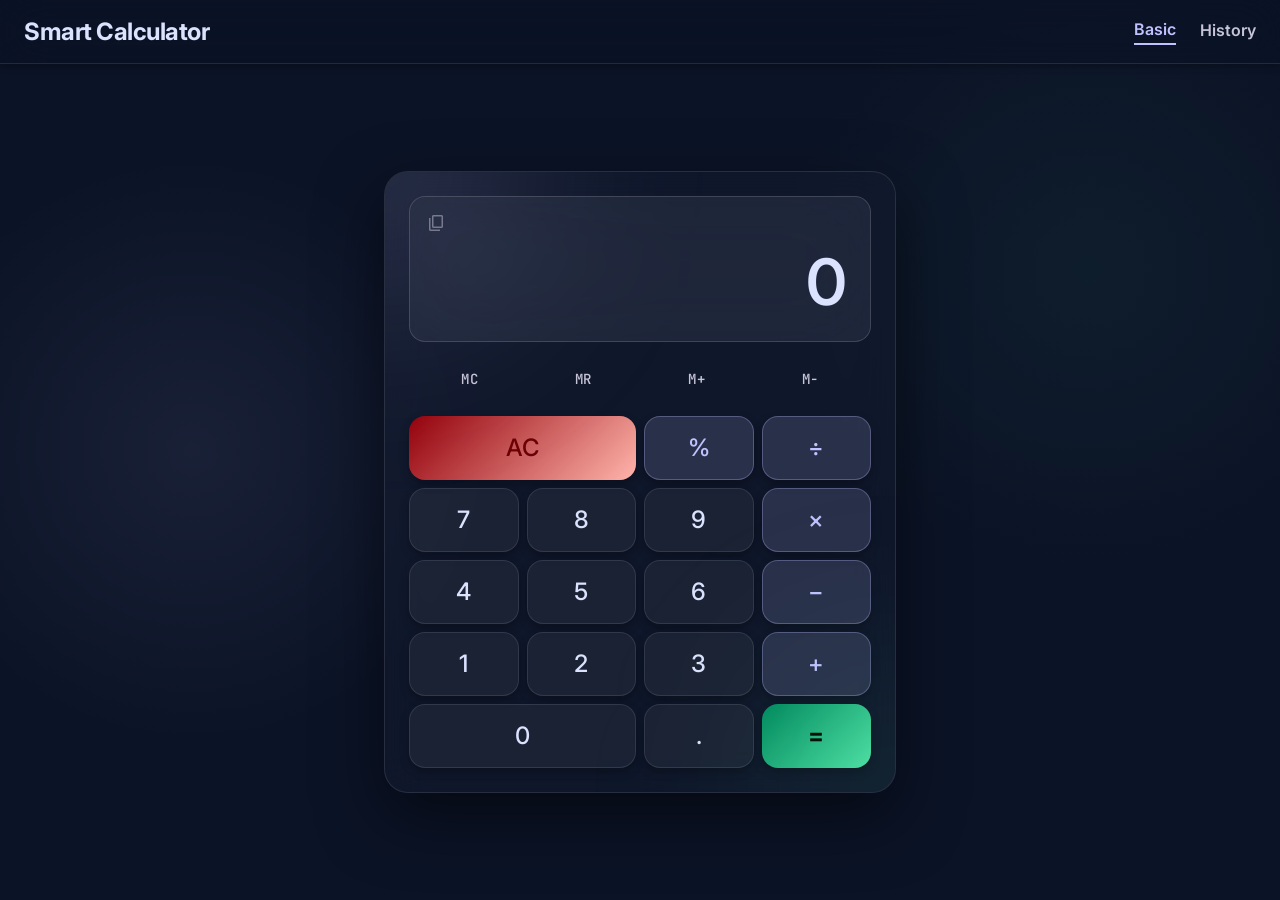
<file: CodeAlpha Calculator/index.html>
<!DOCTYPE html>
<html lang="en">
<head>
    <meta charset="utf-8">
    <meta name="viewport" content="width=device-width, initial-scale=1.0">
    <title>Smart Calculator</title>
    <link rel="stylesheet" href="style.css">
    <link href="https://fonts.googleapis.com/css2?family=Material+Symbols+Outlined:wght,FILL@100..700,0..1&display=swap" rel="stylesheet">
    <link href="https://fonts.googleapis.com/css2?family=Inter:wght@400;500;600&family=JetBrains+Mono:wght@500&display=swap" rel="stylesheet">
</head>
<body>

    <!-- Top Navigation Bar -->
    <nav class="topnav">
        <div class="nav-title">Smart Calculator</div>
        <div class="nav-links">
            <button class="nav-btn active">Basic</button>
            <button class="nav-btn" id="toggle-history-btn">History</button>
        </div>
    </nav>

    <!-- History Side Panel -->
    <aside class="history-panel hidden" id="history-panel">
        <div class="history-header">
            <h2>History</h2>
            <button id="clear-history-btn" class="clear-history-btn">
                <span class="material-symbols-outlined">delete</span> Clear
            </button>
        </div>
        <div class="history-list" id="history-list">
            <!-- History items injected by JS -->
        </div>
    </aside>

    <!-- Main Content -->
    <main class="main-content">
        <div class="calculator-container">

            <!-- Ambient glow decorations -->
            <div class="glow glow-top-left"></div>
            <div class="glow glow-bottom-right"></div>

            <!-- Display Area -->
            <div class="display-area">
                <button class="copy-btn" id="copy-btn" title="Copy result">
                    <span class="material-symbols-outlined">content_copy</span>
                </button>
                <div class="expression-display" id="expression-display"></div>
                <div class="result-display" id="result-display">0</div>
            </div>

            <!-- Memory Row -->
            <div class="memory-row">
                <button class="mem-btn">MC</button>
                <button class="mem-btn">MR</button>
                <button class="mem-btn">M+</button>
                <button class="mem-btn">M-</button>
            </div>

            <!-- Keypad -->
            <div class="keypad" id="keypad">
                <!-- Row 1 -->
                <button class="btn btn-clear col-span-2" data-action="clear">AC</button>
                <button class="btn btn-operator" data-operator="%">%</button>
                <button class="btn btn-operator" data-operator="/">÷</button>
                <!-- Row 2 -->
                <button class="btn btn-number" data-number="7">7</button>
                <button class="btn btn-number" data-number="8">8</button>
                <button class="btn btn-number" data-number="9">9</button>
                <button class="btn btn-operator" data-operator="*">×</button>
                <!-- Row 3 -->
                <button class="btn btn-number" data-number="4">4</button>
                <button class="btn btn-number" data-number="5">5</button>
                <button class="btn btn-number" data-number="6">6</button>
                <button class="btn btn-operator" data-operator="-">−</button>
                <!-- Row 4 -->
                <button class="btn btn-number" data-number="1">1</button>
                <button class="btn btn-number" data-number="2">2</button>
                <button class="btn btn-number" data-number="3">3</button>
                <button class="btn btn-operator" data-operator="+">+</button>
                <!-- Row 5 -->
                <button class="btn btn-number col-span-2" data-number="0">0</button>
                <button class="btn btn-number" data-number=".">.</button>
                <button class="btn btn-action" data-action="calculate">=</button>
            </div>

        </div>
    </main>
    <script src="script.js"></script>
</body>
</html>
</file>
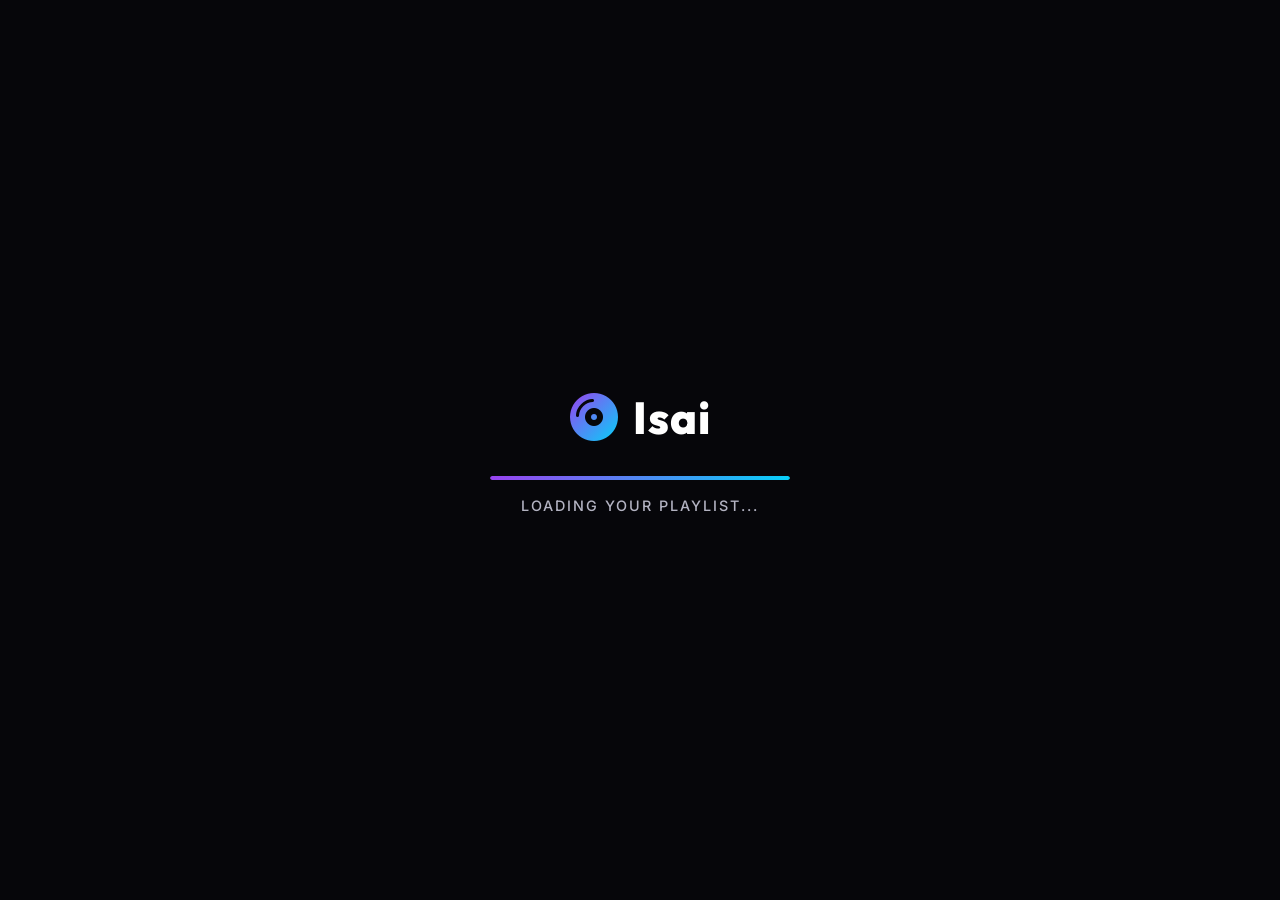
<file: codeAlpha Music player/index.html>
<!DOCTYPE html>
<html lang="en">
<head>
    <meta charset="UTF-8">
    <meta name="viewport" content="width=device-width, initial-scale=1.0">
    <meta name="description" content="Isai - A premium, modern, and interactive Tamil Music Player featuring popular hits from Sai Abhyankkar, Anirudh, Ilaiyaraaja, A.R. Rahman, and Yuvan. Built with glassmorphism and smooth animations.">
    <title>Isai - Premium Tamil Music Player</title>
    
    <!-- Google Fonts -->
    <link rel="preconnect" href="https://fonts.googleapis.com">
    <link rel="preconnect" href="https://fonts.gstatic.com" crossorigin>
    <link href="https://fonts.googleapis.com/css2?family=Inter:wght@300;400;500;600;700&family=Outfit:wght@300;400;500;600;700;800&display=swap" rel="stylesheet">
    
    <!-- FontAwesome Icons for controls -->
    <link rel="stylesheet" href="https://cdnjs.cloudflare.com/ajax/libs/font-awesome/6.4.0/css/all.min.css" integrity="sha512-iecdLmaskl7CVkqkXNQ/ZH/XLlvWZOJyj7Yy7tcenmpD1ypASozpmT/E0iPtmFIB46ZmdtAc9eNBvH0H/ZpiBw==" crossorigin="anonymous" referrerpolicy="no-referrer" />
    
    <!-- Custom CSS Link -->
    <link rel="stylesheet" href="style.css">
</head>
<body>

    <!-- Startup Loading Animation Screen -->
    <div id="loading-screen" class="loading-screen">
        <div class="loader-content">
            <div class="loader-logo">
                <i class="fa-solid fa-compact-disc spin-slow"></i>
                <span>Isai</span>
            </div>
            <div class="loader-bar-container">
                <div class="loader-bar"></div>
            </div>
            <p class="loader-text">Loading Your Playlist...</p>
        </div>
    </div>

    <!-- Main Application Container -->
    <div class="app-container">
        
        <!-- Sidebar Navigation (Desktop only, responsive collapse on mobile) -->
        <aside class="sidebar" aria-label="Main Navigation">
            <div class="sidebar-logo">
                <i class="fa-solid fa-compact-disc"></i>
                <h1>Isai</h1>
            </div>
            
            <nav class="sidebar-menu">
                <ul>
                    <li class="active"><a href="#" id="nav-home"><i class="fa-solid fa-house"></i> <span>Home</span></a></li>
                    <li><a href="#" id="nav-library"><i class="fa-solid fa-music"></i> <span>My Library</span></a></li>
                    <li><a href="#" id="nav-favorites"><i class="fa-solid fa-heart"></i> <span>Favorites</span></a></li>
                </ul>
            </nav>
            
            <hr class="sidebar-divider">
            
            <div class="sidebar-shortcuts">
                <h3>Keyboard Shortcuts</h3>
                <ul>
                    <li><kbd>Space</kbd> <span>Play / Pause</span></li>
                    <li><kbd><i class="fa-solid fa-arrow-left"></i></kbd> <span>Previous Song</span></li>
                    <li><kbd><i class="fa-solid fa-arrow-right"></i></kbd> <span>Next Song</span></li>
                </ul>
            </div>
            
            <div class="sidebar-footer">
                <p>Created by Antigravity</p>
            </div>
        </aside>
        
        <!-- Main Panel Content -->
        <main class="main-content">
            
            <!-- App Header -->
            <header class="main-header">
                <!-- Search bar -->
                <div class="search-container">
                    <i class="fa-solid fa-magnifying-glass search-icon"></i>
                    <input type="text" id="search-input" placeholder="Search songs, artists, albums..." aria-label="Search songs">
                    <button id="clear-search-btn" class="clear-search-btn" aria-label="Clear search" style="display: none;">
                        <i class="fa-solid fa-xmark"></i>
                    </button>
                </div>
                
                <!-- Profile / Theme indicator -->
                <div class="header-right">
                    <div class="shortcut-tip-btn" id="shortcut-tip-btn" title="View Keyboard Shortcuts">
                        <i class="fa-solid fa-keyboard"></i>
                    </div>
                    <div class="profile-avatar">
                        <img src="images/aasa-kooda.jpg" alt="User Avatar" id="profile-pic">
                        <span>Tamil Music Fan</span>
                    </div>
                </div>
            </header>

            <!-- Decorative Ambient Hero Banner -->
            <section class="hero-banner" aria-label="Featured Artist">
                <div class="hero-bg-blur" id="hero-bg-blur"></div>
                <div class="hero-content">
                    <span class="hero-tag">Now Streaming</span>
                    <h2 id="hero-title">Aasa Kooda</h2>
                    <p id="hero-subtitle">Sai Abhyankkar • Think Indie</p>
                    <button class="btn btn-primary" id="hero-play-btn"><i class="fa-solid fa-play"></i> Play Now</button>
                </div>
            </section>
            
            <!-- Music Player Core Grid -->
            <div class="player-grid">
                
                <!-- Left: Now Playing Detailed Widget -->
                <section class="now-playing-panel card glass" aria-label="Now Playing Audio Details">
                    <div class="panel-glow" id="panel-glow"></div>
                    
                    <!-- Cover Art Container -->
                    <div class="cover-container">
                        <div class="cover-wrapper" id="cover-wrapper">
                            <img src="images/aasa-kooda.jpg" alt="Song Cover Art" id="player-cover">
                        </div>
                        <!-- Decorative vinyl center to resemble rotation -->
                        <div class="vinyl-center" id="vinyl-center"></div>
                    </div>
                    
                    <!-- Song Meta -->
                    <div class="song-meta-container">
                        <div class="song-details">
                            <h3 id="player-title" class="marquee-text">Aasa Kooda</h3>
                            <p id="player-artist">Sai Abhyankkar</p>
                            <p id="player-album" class="album-name">Think Indie</p>
                        </div>
                        <button class="favorite-btn" id="favorite-btn" aria-label="Add to Favorites">
                            <i class="fa-regular fa-heart"></i>
                        </button>
                    </div>

                    <!-- Audio Visualizer Bouncing Bars -->
                    <div class="visualizer-container" id="visualizer-container">
                        <div class="visualizer-bar" style="--bar-index: 1;"></div>
                        <div class="visualizer-bar" style="--bar-index: 2;"></div>
                        <div class="visualizer-bar" style="--bar-index: 3;"></div>
                        <div class="visualizer-bar" style="--bar-index: 4;"></div>
                        <div class="visualizer-bar" style="--bar-index: 5;"></div>
                        <div class="visualizer-bar" style="--bar-index: 6;"></div>
                        <div class="visualizer-bar" style="--bar-index: 7;"></div>
                        <div class="visualizer-bar" style="--bar-index: 8;"></div>
                        <div class="visualizer-bar" style="--bar-index: 9;"></div>
                        <div class="visualizer-bar" style="--bar-index: 10;"></div>
                        <div class="visualizer-bar" style="--bar-index: 11;"></div>
                        <div class="visualizer-bar" style="--bar-index: 12;"></div>
                        <div class="visualizer-bar" style="--bar-index: 13;"></div>
                        <div class="visualizer-bar" style="--bar-index: 14;"></div>
                        <div class="visualizer-bar" style="--bar-index: 15;"></div>
                    </div>

                    <!-- Timeline Progress Slider -->
                    <div class="progress-container">
                        <div class="time-label" id="current-time">0:00</div>
                        <div class="progress-bar-wrapper">
                            <input type="range" id="progress-slider" min="0" max="100" value="0" class="slider" aria-label="Song progress slider">
                            <div class="progress-fill" id="progress-fill"></div>
                        </div>
                        <div class="time-label" id="total-duration">0:00</div>
                    </div>
                    
                    <!-- Player Audio Controls Panel -->
                    <div class="player-controls">
                        <!-- Shuffle Button -->
                        <button class="control-btn" id="shuffle-btn" title="Shuffle Playlist" aria-label="Shuffle playlist">
                            <i class="fa-solid fa-shuffle"></i>
                        </button>
                        
                        <!-- Previous Button -->
                        <button class="control-btn prev-btn" id="prev-btn" title="Previous Song" aria-label="Previous song">
                            <i class="fa-solid fa-backward-step"></i>
                        </button>
                        
                        <!-- Play/Pause Big Center Button -->
                        <button class="control-btn play-pause-btn" id="play-btn" title="Play" aria-label="Play song">
                            <i class="fa-solid fa-play play-icon"></i>
                        </button>
                        
                        <!-- Next Button -->
                        <button class="control-btn next-btn" id="next-btn" title="Next Song" aria-label="Next song">
                            <i class="fa-solid fa-forward-step"></i>
                        </button>
                        
                        <!-- Repeat Button -->
                        <button class="control-btn" id="repeat-btn" title="Repeat (Off)" aria-label="Repeat mode">
                            <i class="fa-solid fa-repeat"></i>
                            <span class="repeat-badge" id="repeat-badge">1</span>
                        </button>
                    </div>

                    <!-- Volume Control Strip -->
                    <div class="volume-panel">
                        <button class="volume-mute-btn" id="volume-btn" aria-label="Mute/Unmute volume">
                            <i class="fa-solid fa-volume-high"></i>
                        </button>
                        <div class="volume-slider-wrapper">
                            <input type="range" id="volume-slider" min="0" max="100" value="80" class="slider" aria-label="Volume slider">
                            <div class="volume-fill" id="volume-fill"></div>
                        </div>
                        <span class="volume-percentage" id="volume-percentage">80%</span>
                    </div>

                    <!-- Ambient playing status banner -->
                    <div class="status-indicator">
                        <span class="pulse-indicator"></span>
                        <span id="playing-status-text">Ready to Play</span>
                    </div>
                </section>
                
                <!-- Right: Playlist View -->
                <section class="playlist-panel card glass" aria-label="Song Playlist">
                    <div class="playlist-header">
                        <h2>Tamil Hits Playlist</h2>
                        <span id="playlist-count" class="badge">5 Songs</span>
                    </div>
                    
                    <!-- Search Results No Found message -->
                    <div class="no-songs-found" id="no-songs-found" style="display: none;">
                        <i class="fa-solid fa-music-slash"></i>
                        <p>No songs match your search query.</p>
                    </div>

                    <!-- Playlist Tracks list -->
                    <div class="playlist-tracks" id="playlist-tracks" role="list">
                        <!-- Dynamic track cards are injected here by JS, structure below is for fallback/accessibility -->
                        <div class="fallback-playlist-content" style="display: none;">
                            <div class="track-card active" role="listitem">
                                <span class="track-index">1</span>
                                <img src="images/aasa-kooda.jpg" alt="Aasa Kooda Cover" class="track-thumb">
                                <div class="track-info">
                                    <h4>Aasa Kooda</h4>
                                    <p>Sai Abhyankkar</p>
                                </div>
                                <span class="track-duration">0:30</span>
                            </div>
                        </div>
                    </div>
                </section>
                
            </div>
        </main>
        
    </div>

    <!-- HTML Audio Element -->
    <audio id="audio-player" preload="auto"></audio>

    <!-- JS Scripts -->
    <script src="script.js"></script>
</body>
</html>
</file>
<file: CodeAlpha Calculator/style.css>
/* =============================
   CSS CUSTOM PROPERTIES (TOKENS)
   ============================= */
:root {
    /* Colors */
    --color-primary:                #c0c1ff;
    --color-primary-container:      #8083ff;
    --color-primary-fixed:          #e1e0ff;
    --color-primary-fixed-dim:      #c0c1ff;

    --color-secondary:              #ddb7ff;
    --color-secondary-container:    #6f00be;
    --color-secondary-fixed:        #f0dbff;

    --color-tertiary:               #4edea3;
    --color-tertiary-container:     #00885d;
    --color-tertiary-fixed:         #6ffbbe;

    --color-error:                  #ffb4ab;
    --color-error-container:        #93000a;

    --color-background:             #0b1326;
    --color-surface:                #0b1326;
    --color-surface-dim:            #0b1326;
    --color-surface-bright:         #31394d;
    --color-surface-variant:        #2d3449;
    --color-surface-container-lowest: #060e20;
    --color-surface-container-low:  #131b2e;
    --color-surface-container:      #171f33;
    --color-surface-container-high: #222a3d;
    --color-surface-container-highest: #2d3449;

    --color-on-surface:             #dae2fd;
    --color-on-surface-variant:     #c7c4d7;
    --color-on-primary:             #1000a9;
    --color-on-tertiary:            #003824;
    --color-on-tertiary-container:  #000703;
    --color-on-error:               #690005;

    --color-outline:                #908fa0;
    --color-outline-variant:        #464554;
    --color-inverse-primary:        #494bd6;
    --color-inverse-surface:        #dae2fd;

    /* Spacing */
    --space-unit:       4px;
    --space-btn-gap:    8px;
    --space-grid-gutter: 12px;
    --space-container:  24px;

    /* Border Radius */
    --radius-sm:    4px;
    --radius-md:    8px;
    --radius-lg:    12px;
    --radius-xl:    16px;
    --radius-2xl:   24px;
    --radius-full:  9999px;

    /* Typography */
    --font-sans:  'Inter', sans-serif;
    --font-mono:  'JetBrains Mono', monospace;

    --text-display-lg:       64px;
    --text-display-lg-mobile: 40px;
    --text-headline-md:      24px;
    --text-body-base:        16px;
    --text-label-mono:       14px;
}

/* =============================
   RESET & BASE
   ============================= */
*, *::before, *::after {
    box-sizing: border-box;
    margin: 0;
    padding: 0;
}

html {
    scroll-behavior: smooth;
}

body {
    font-family: var(--font-sans);
    font-size: var(--text-body-base);
    font-weight: 400;
    line-height: 1.5;
    background-color: var(--color-background);
    color: var(--color-on-surface);
    min-height: 100vh;
    display: flex;
    flex-direction: column;
    overflow-x: hidden;
    /* Mesh gradient background */
    background-image:
        radial-gradient(circle at 15% 50%, rgba(192, 193, 255, 0.08), transparent 25%),
        radial-gradient(circle at 85% 30%, rgba(78, 222, 163, 0.05), transparent 25%);
}

::selection {
    background: rgba(192, 193, 255, 0.3);
}

a {
    text-decoration: none;
    color: inherit;
}

button {
    cursor: pointer;
    font-family: inherit;
    border: none;
    background: none;
    color: inherit;
}

/* =============================
   TOP NAVIGATION BAR
   ============================= */
.topnav {
    position: fixed;
    top: 0;
    left: 0;
    right: 0;
    z-index: 50;
    height: 64px;
    display: flex;
    justify-content: space-between;
    align-items: center;
    padding: 0 var(--space-container);
    background: rgba(11, 19, 38, 0.3);
    backdrop-filter: blur(24px);
    -webkit-backdrop-filter: blur(24px);
    border-bottom: 1px solid rgba(255, 255, 255, 0.1);
    box-shadow: 0 2px 8px rgba(0, 0, 0, 0.3);
    transition: background 0.3s ease;
}

.nav-title {
    font-family: var(--font-sans);
    font-size: var(--text-headline-md);
    font-weight: 700;
    letter-spacing: -0.02em;
    color: var(--color-on-surface);
}

.nav-links {
    display: none;
    gap: 24px;
    align-items: center;
}

@media (min-width: 768px) {
    .nav-links {
        display: flex;
    }
}

.nav-btn {
    font-family: var(--font-sans);
    font-size: var(--text-body-base);
    font-weight: 600;
    color: var(--color-on-surface-variant);
    transition: color 0.2s ease, transform 0.1s ease;
    background: none;
    border: none;
    padding-bottom: 4px;
}

.nav-btn:hover {
    color: var(--color-primary-container);
}

.nav-btn:active {
    transform: scale(0.95);
}

.nav-btn.active {
    color: var(--color-primary);
    border-bottom: 2px solid var(--color-primary);
}

/* =============================
   HISTORY SIDE PANEL
   ============================= */
.history-panel {
    position: fixed;
    top: 0;
    right: 0;
    height: 100vh;
    width: 256px;
    z-index: 40;
    padding-top: 96px; /* below navbar */
    padding-left: var(--space-container);
    padding-right: var(--space-container);
    padding-bottom: var(--space-container);
    display: flex;
    flex-direction: column;
    gap: var(--space-grid-gutter);
    background: rgba(19, 27, 46, 0.2);
    backdrop-filter: blur(40px);
    -webkit-backdrop-filter: blur(40px);
    border-left: 1px solid rgba(255, 255, 255, 0.05);
    box-shadow: -4px 0 24px rgba(0, 0, 0, 0.4);
    font-family: var(--font-mono);
    font-size: var(--text-label-mono);
    color: var(--color-tertiary);
}

@media (min-width: 768px) {
    .history-panel {
        width: 320px;
    }
}

.history-panel.hidden {
    display: none;
}

.history-header {
    display: flex;
    justify-content: space-between;
    align-items: center;
    width: 100%;
    margin-bottom: 8px;
}

.history-header h2 {
    font-family: var(--font-sans);
    font-size: var(--text-headline-md);
    font-weight: 700;
    color: var(--color-on-surface);
}

.clear-history-btn {
    display: flex;
    align-items: center;
    gap: 4px;
    font-family: var(--font-sans);
    font-size: var(--text-body-base);
    color: var(--color-error);
    transition: color 0.2s ease;
}

.clear-history-btn:hover {
    color: var(--color-error-container);
}

.clear-history-btn .material-symbols-outlined {
    font-size: 16px;
}

.history-list {
    display: flex;
    flex-direction: column;
    gap: 8px;
    overflow-y: auto;
    width: 100%;
    padding-bottom: 40px;
}

.history-item {
    display: flex;
    flex-direction: column;
    align-items: flex-end;
    text-align: right;
    cursor: pointer;
    padding: 12px;
    border-radius: var(--radius-xl);
    transition: background 0.2s ease;
}

.history-item:hover {
    background: rgba(255, 255, 255, 0.05);
}

.history-item .history-expr {
    font-family: var(--font-mono);
    font-size: 13px;
    color: rgba(199, 196, 215, 0.7);
    letter-spacing: 0.05em;
    margin-bottom: 4px;
}

.history-item .history-result {
    font-family: var(--font-sans);
    font-size: var(--text-headline-md);
    font-weight: 500;
    color: var(--color-on-surface);
    transition: color 0.2s ease;
}

.history-item:hover .history-result {
    color: var(--color-primary);
}

.history-empty {
    font-family: var(--font-sans);
    font-size: var(--text-body-base);
    color: rgba(199, 196, 215, 0.5);
    text-align: center;
    margin-top: 16px;
}

/* =============================
   MAIN CONTENT
   ============================= */
.main-content {
    flex: 1;
    display: flex;
    align-items: center;
    justify-content: center;
    padding: var(--space-container);
    padding-top: calc(64px + var(--space-container));
    position: relative;
    z-index: 10;
    width: 100%;
}

/* =============================
   CALCULATOR CONTAINER
   ============================= */
.calculator-container {
    position: relative;
    overflow: hidden;
    display: flex;
    flex-direction: column;
    gap: 24px;
    width: 100%;
    max-width: 400px;
    padding: 24px;
    border-radius: var(--radius-2xl);
    background: rgba(23, 31, 51, 0.4);
    backdrop-filter: blur(20px);
    -webkit-backdrop-filter: blur(20px);
    border: 1px solid rgba(255, 255, 255, 0.1);
    box-shadow: 0 24px 64px rgba(0, 0, 0, 0.5);
}

@media (min-width: 768px) {
    .calculator-container {
        max-width: 448px;
    }
}

@media (min-width: 1024px) {
    .calculator-container {
        max-width: 512px;
    }
}

/* Ambient glows */
.glow {
    position: absolute;
    width: 256px;
    height: 256px;
    border-radius: var(--radius-full);
    pointer-events: none;
    filter: blur(100px);
}

.glow-top-left {
    top: -128px;
    left: -128px;
    background: rgba(192, 193, 255, 0.2);
}

.glow-bottom-right {
    bottom: -128px;
    right: -128px;
    background: rgba(78, 222, 163, 0.1);
}

/* =============================
   DISPLAY AREA
   ============================= */
.display-area {
    position: relative;
    min-height: 140px;
    display: flex;
    flex-direction: column;
    align-items: flex-end;
    justify-content: space-between;
    padding: 24px;
    border-radius: var(--radius-xl);
    background: rgba(45, 52, 73, 0.5);
    backdrop-filter: blur(40px);
    -webkit-backdrop-filter: blur(40px);
    border: 1px solid rgba(255, 255, 255, 0.15);
}

.copy-btn {
    position: absolute;
    top: 16px;
    left: 16px;
    color: rgba(199, 196, 215, 0.5);
    transition: color 0.2s ease;
    background: none;
    border: none;
    padding: 0;
    line-height: 1;
}

.copy-btn:hover {
    color: var(--color-primary);
}

.copy-btn .material-symbols-outlined {
    font-size: 20px;
}

.expression-display {
    font-family: var(--font-mono);
    font-size: var(--text-label-mono);
    font-weight: 500;
    letter-spacing: 0.05em;
    color: rgba(199, 196, 215, 0.7);
    width: 100%;
    text-align: right;
    overflow: hidden;
    text-overflow: ellipsis;
    white-space: nowrap;
    min-height: 18px;
}

.result-display {
    font-family: var(--font-sans);
    font-size: var(--text-display-lg-mobile);
    font-weight: 600;
    line-height: 1.2;
    letter-spacing: -0.02em;
    color: var(--color-on-surface);
    width: 100%;
    text-align: right;
    overflow: hidden;
    text-overflow: ellipsis;
    white-space: nowrap;
    margin-top: 8px;
}

@media (min-width: 768px) {
    .result-display {
        font-size: var(--text-display-lg);
        line-height: 1.1;
    }
}

/* =============================
   MEMORY ROW
   ============================= */
.memory-row {
    display: grid;
    grid-template-columns: repeat(4, 1fr);
    gap: var(--space-btn-gap);
    width: 100%;
    padding: 0 8px;
}

.mem-btn {
    font-family: var(--font-mono);
    font-size: var(--text-label-mono);
    font-weight: 500;
    letter-spacing: 0.05em;
    color: var(--color-on-surface-variant);
    padding: 4px 0;
    transition: color 0.2s ease;
    text-align: center;
}

.mem-btn:hover {
    color: var(--color-primary);
}

/* =============================
   KEYPAD
   ============================= */
.keypad {
    display: grid;
    grid-template-columns: repeat(4, 1fr);
    gap: var(--space-btn-gap);
    width: 100%;
}

/* =============================
   BUTTONS (BASE)
   ============================= */
.btn {
    height: 64px;
    display: flex;
    align-items: center;
    justify-content: center;
    font-family: var(--font-sans);
    font-size: var(--text-headline-md);
    font-weight: 500;
    line-height: 1.4;
    border-radius: var(--radius-xl);
    transition: all 0.2s cubic-bezier(0.4, 0, 0.2, 1);
    user-select: none;
    -webkit-user-select: none;
}

.col-span-2 {
    grid-column: span 2;
}

/* Number buttons */
.btn-number {
    background: rgba(255, 255, 255, 0.05);
    border: 1px solid rgba(255, 255, 255, 0.1);
    box-shadow: 0 4px 10px rgba(0, 0, 0, 0.3);
    color: var(--color-on-surface);
}

.btn-number:hover {
    background: rgba(255, 255, 255, 0.1);
    box-shadow: 0 6px 15px rgba(0, 0, 0, 0.4), inset 0 0 10px rgba(255, 255, 255, 0.05);
}

.btn-number:active {
    transform: scale(0.95);
    box-shadow: 0 2px 5px rgba(0, 0, 0, 0.2);
    background: rgba(255, 255, 255, 0.02);
}

/* Operator buttons */
.btn-operator {
    background: rgba(192, 193, 255, 0.15);
    border: 1px solid rgba(192, 193, 255, 0.3);
    box-shadow: 0 4px 10px rgba(0, 0, 0, 0.3);
    color: var(--color-primary);
}

.btn-operator:hover {
    background: rgba(192, 193, 255, 0.25);
    box-shadow: 0 6px 15px rgba(0, 0, 0, 0.4), inset 0 0 10px rgba(255, 255, 255, 0.05);
}

.btn-operator:active {
    transform: scale(0.95);
    box-shadow: 0 2px 5px rgba(0, 0, 0, 0.2);
}

/* Action (=) button */
.btn-action {
    background: linear-gradient(135deg, #00885d, #4edea3);
    border: none;
    box-shadow: 0 4px 10px rgba(0, 0, 0, 0.3);
    color: var(--color-on-tertiary-container);
    font-weight: 700;
}

.btn-action:hover {
    box-shadow: 0 0 20px rgba(78, 222, 163, 0.4);
}

.btn-action:active {
    transform: scale(0.95);
    box-shadow: 0 2px 5px rgba(0, 0, 0, 0.2);
}

/* Clear (AC) button */
.btn-clear {
    background: linear-gradient(135deg, #93000a, #ffb4ab);
    border: none;
    box-shadow: 0 4px 10px rgba(0, 0, 0, 0.3);
    color: var(--color-on-error);
}

.btn-clear:hover {
    box-shadow: 0 0 20px rgba(255, 180, 171, 0.3);
}

.btn-clear:active {
    transform: scale(0.95);
    box-shadow: 0 2px 5px rgba(0, 0, 0, 0.2);
}

/* Keyboard press flash */
.btn.pressed {
    transform: scale(0.95);
    background: rgba(255, 255, 255, 0.1) !important;
}

/* =============================
   FOOTER
   ============================= */
.footer {
    width: 100%;
    max-width: 1280px;
    margin: 0 auto;
    padding: 32px var(--space-container);
    display: flex;
    flex-direction: column;
    gap: 16px;
    align-items: center;
    justify-content: space-between;
    font-family: var(--font-mono);
    font-size: var(--text-label-mono);
    letter-spacing: 0.05em;
    color: var(--color-on-surface-variant);
    position: relative;
    z-index: 10;
}

@media (min-width: 768px) {
    .footer {
        flex-direction: row;
        gap: 0;
    }
}

.footer-copy {
    font-weight: 700;
    color: var(--color-on-surface);
    opacity: 0.8;
    transition: opacity 0.2s ease;
}

.footer-copy:hover {
    opacity: 1;
}

.footer-links {
    display: flex;
    gap: 24px;
}

.footer-links a {
    color: rgba(199, 196, 215, 0.5);
    opacity: 0.8;
    transition: color 0.2s ease, opacity 0.2s ease;
}

.footer-links a:hover {
    color: var(--color-primary);
    opacity: 1;
}
</file>
<file: codeAlpha Music player/style.css>
/* ----------------------------------------------------
   DESIGN SYSTEM & VARIABLES
---------------------------------------------------- */
:root {
    /* Color Palette */
    --bg-primary: #0a0a0f;
    --bg-secondary: #12121e;
    --bg-sidebar: #07070b;
    --accent-purple: hsl(270, 85%, 60%);
    --accent-cyan: hsl(190, 95%, 50%);
    --accent-gradient: linear-gradient(135deg, var(--accent-purple), var(--accent-cyan));
    
    --text-primary: #ffffff;
    --text-secondary: #b3b3c2;
    --text-muted: #6e6e80;
    
    --glass-bg: rgba(22, 21, 38, 0.45);
    --glass-border: rgba(255, 255, 255, 0.08);
    --glass-highlight: rgba(255, 255, 255, 0.03);
    --glass-shadow: rgba(0, 0, 0, 0.4);
    
    --neon-purple-glow: 0 0 20px rgba(168, 85, 247, 0.4);
    --neon-cyan-glow: 0 0 20px rgba(6, 182, 212, 0.4);
    
    /* Transitions */
    --transition-fast: 0.2s cubic-bezier(0.4, 0, 0.2, 1);
    --transition-normal: 0.3s cubic-bezier(0.4, 0, 0.2, 1);
    --transition-slow: 0.6s cubic-bezier(0.4, 0, 0.2, 1);
    
    /* Layout */
    --sidebar-width: 280px;
    --header-height: 80px;
}

/* ----------------------------------------------------
   RESET & BASE STYLES
---------------------------------------------------- */
* {
    margin: 0;
    padding: 0;
    box-sizing: border-box;
    outline: none;
    -webkit-tap-highlight-color: transparent;
}

body {
    font-family: 'Inter', sans-serif;
    background-color: var(--bg-primary);
    background-image: 
        radial-gradient(circle at 10% 20%, rgba(67, 30, 99, 0.25) 0%, transparent 40%),
        radial-gradient(circle at 90% 80%, rgba(18, 77, 95, 0.2) 0%, transparent 45%),
        radial-gradient(circle at 50% 50%, #040306 0%, #0a0a0f 100%);
    background-attachment: fixed;
    color: var(--text-primary);
    min-height: 100vh;
    overflow-x: hidden;
    line-height: 1.5;
}

h1, h2, h3, h4, h5, h6 {
    font-family: 'Outfit', sans-serif;
    font-weight: 600;
    letter-spacing: -0.02em;
}

/* Scrollbar Customization */
::-webkit-scrollbar {
    width: 6px;
    height: 6px;
}
::-webkit-scrollbar-track {
    background: rgba(0, 0, 0, 0.2);
}
::-webkit-scrollbar-thumb {
    background: rgba(255, 255, 255, 0.15);
    border-radius: 4px;
}
::-webkit-scrollbar-thumb:hover {
    background: var(--accent-cyan);
    box-shadow: var(--neon-cyan-glow);
}

/* ----------------------------------------------------
   STARTUP SPLASH LOADER
---------------------------------------------------- */
.loading-screen {
    position: fixed;
    top: 0;
    left: 0;
    width: 100%;
    height: 100%;
    background: #06060a;
    display: flex;
    justify-content: center;
    align-items: center;
    z-index: 9999;
    opacity: 1;
    transition: opacity var(--transition-slow);
}

.loading-screen.fade-out {
    opacity: 0;
    pointer-events: none;
}

.loader-content {
    text-align: center;
    max-width: 300px;
    width: 90%;
}

.loader-logo {
    display: flex;
    align-items: center;
    justify-content: center;
    gap: 15px;
    margin-bottom: 25px;
}

.loader-logo i {
    font-size: 3rem;
    background: var(--accent-gradient);
    -webkit-background-clip: text;
    -webkit-text-fill-color: transparent;
}

.loader-logo span {
    font-family: 'Outfit', sans-serif;
    font-size: 2.8rem;
    font-weight: 800;
    letter-spacing: 1px;
}

.loader-bar-container {
    width: 100%;
    height: 4px;
    background: rgba(255, 255, 255, 0.05);
    border-radius: 2px;
    overflow: hidden;
    margin-bottom: 15px;
}

.loader-bar {
    width: 0%;
    height: 100%;
    background: var(--accent-gradient);
    border-radius: 2px;
    box-shadow: var(--neon-purple-glow);
    animation: load-progress 1.8s ease-in-out forwards;
}

.loader-text {
    font-size: 0.9rem;
    color: var(--text-secondary);
    letter-spacing: 2px;
    text-transform: uppercase;
    font-weight: 500;
}

@keyframes load-progress {
    0% { width: 0%; }
    50% { width: 70%; }
    100% { width: 100%; }
}

.spin-slow {
    animation: rotate 4s linear infinite;
}

/* ----------------------------------------------------
   MAIN APP LAYOUT
---------------------------------------------------- */
.app-container {
    display: flex;
    min-height: 100vh;
}

/* Glassmorphism Card Base */
.card.glass {
    background: var(--glass-bg);
    backdrop-filter: blur(16px) saturate(120%);
    -webkit-backdrop-filter: blur(16px) saturate(120%);
    border: 1px solid var(--glass-border);
    border-radius: 20px;
    box-shadow: 0 8px 32px 0 var(--glass-shadow);
    overflow: hidden;
    transition: transform var(--transition-normal), border-color var(--transition-normal);
}

/* ----------------------------------------------------
   SIDEBAR COMPONENT
---------------------------------------------------- */
.sidebar {
    width: var(--sidebar-width);
    background-color: var(--bg-sidebar);
    border-right: 1px solid rgba(255, 255, 255, 0.03);
    padding: 30px 24px;
    display: flex;
    flex-direction: column;
    flex-shrink: 0;
}

.sidebar-logo {
    display: flex;
    align-items: center;
    gap: 12px;
    margin-bottom: 40px;
}

.sidebar-logo i {
    font-size: 2.2rem;
    background: var(--accent-gradient);
    -webkit-background-clip: text;
    -webkit-text-fill-color: transparent;
}

.sidebar-logo h1 {
    font-size: 2rem;
    font-weight: 800;
    letter-spacing: 0.5px;
    color: var(--text-primary);
}

.sidebar-menu ul {
    list-style: none;
}

.sidebar-menu li {
    margin-bottom: 8px;
}

.sidebar-menu a {
    display: flex;
    align-items: center;
    gap: 16px;
    padding: 14px 18px;
    color: var(--text-secondary);
    text-decoration: none;
    font-weight: 500;
    font-size: 0.95rem;
    border-radius: 12px;
    transition: all var(--transition-fast);
}

.sidebar-menu li.active a,
.sidebar-menu a:hover {
    color: var(--text-primary);
    background: rgba(255, 255, 255, 0.05);
}

.sidebar-menu li.active a {
    background: linear-gradient(90deg, rgba(168, 85, 247, 0.15) 0%, rgba(6, 182, 212, 0.03) 100%);
    border-left: 3px solid var(--accent-cyan);
    padding-left: 15px; /* Shift to align with other list items */
}

.sidebar-menu a i {
    font-size: 1.1rem;
    width: 20px;
    text-align: center;
    transition: color var(--transition-fast);
}

.sidebar-menu li.active a i {
    color: var(--accent-cyan);
}

.sidebar-divider {
    border: 0;
    height: 1px;
    background: rgba(255, 255, 255, 0.06);
    margin: 30px 0;
}

.sidebar-shortcuts {
    margin-top: auto;
    background: rgba(255, 255, 255, 0.02);
    border: 1px solid rgba(255, 255, 255, 0.04);
    padding: 20px;
    border-radius: 14px;
}

.sidebar-shortcuts h3 {
    font-size: 0.8rem;
    text-transform: uppercase;
    letter-spacing: 1.5px;
    color: var(--text-muted);
    margin-bottom: 15px;
}

.sidebar-shortcuts ul {
    list-style: none;
}

.sidebar-shortcuts li {
    display: flex;
    justify-content: space-between;
    align-items: center;
    font-size: 0.8rem;
    color: var(--text-secondary);
    margin-bottom: 12px;
}

.sidebar-shortcuts li:last-child {
    margin-bottom: 0;
}

.sidebar-shortcuts kbd {
    background: rgba(255, 255, 255, 0.1);
    color: var(--text-primary);
    border: 1px solid rgba(255, 255, 255, 0.2);
    border-bottom: 2px solid rgba(255, 255, 255, 0.25);
    padding: 3px 8px;
    border-radius: 4px;
    font-family: inherit;
    font-weight: 600;
}

.sidebar-footer {
    margin-top: 25px;
    text-align: center;
    font-size: 0.75rem;
    color: var(--text-muted);
}

/* ----------------------------------------------------
   MAIN CONTENT PANEL
---------------------------------------------------- */
.main-content {
    flex: 1;
    padding: 30px 40px;
    overflow-y: auto;
    height: 100vh;
    display: flex;
    flex-direction: column;
    gap: 30px;
}

/* Header */
.main-header {
    display: flex;
    justify-content: space-between;
    align-items: center;
    height: 50px;
}

.search-container {
    position: relative;
    width: 380px;
    max-width: 100%;
}

.search-icon {
    position: absolute;
    left: 18px;
    top: 50%;
    transform: translateY(-50%);
    color: var(--text-muted);
    font-size: 1rem;
    pointer-events: none;
    transition: color var(--transition-fast);
}

#search-input {
    width: 100%;
    background: rgba(255, 255, 255, 0.04);
    border: 1px solid rgba(255, 255, 255, 0.06);
    padding: 12px 45px 12px 48px;
    border-radius: 50px;
    color: var(--text-primary);
    font-size: 0.9rem;
    font-family: inherit;
    transition: all var(--transition-normal);
}

#search-input::placeholder {
    color: var(--text-muted);
}

#search-input:focus {
    background: rgba(255, 255, 255, 0.08);
    border-color: var(--accent-cyan);
    box-shadow: 0 0 15px rgba(6, 182, 212, 0.2);
}

#search-input:focus + .search-icon {
    color: var(--accent-cyan);
}

.clear-search-btn {
    position: absolute;
    right: 18px;
    top: 50%;
    transform: translateY(-50%);
    background: none;
    border: none;
    color: var(--text-muted);
    cursor: pointer;
    font-size: 1rem;
    padding: 0;
    transition: color var(--transition-fast);
}

.clear-search-btn:hover {
    color: var(--text-primary);
}

.header-right {
    display: flex;
    align-items: center;
    gap: 20px;
}

.shortcut-tip-btn {
    width: 42px;
    height: 42px;
    border-radius: 50%;
    background: rgba(255, 255, 255, 0.04);
    border: 1px solid rgba(255, 255, 255, 0.06);
    display: flex;
    align-items: center;
    justify-content: center;
    color: var(--text-secondary);
    cursor: pointer;
    font-size: 1.1rem;
    transition: all var(--transition-fast);
}

.shortcut-tip-btn:hover {
    color: var(--text-primary);
    background: rgba(255, 255, 255, 0.08);
    transform: scale(1.05);
}

.profile-avatar {
    display: flex;
    align-items: center;
    gap: 12px;
    background: rgba(255, 255, 255, 0.04);
    padding: 6px 16px 6px 6px;
    border-radius: 30px;
    border: 1px solid rgba(255, 255, 255, 0.04);
}

.profile-avatar img {
    width: 32px;
    height: 32px;
    border-radius: 50%;
    object-fit: cover;
    border: 1px solid rgba(255, 255, 255, 0.2);
}

.profile-avatar span {
    font-size: 0.85rem;
    font-weight: 500;
    color: var(--text-secondary);
}

/* Featured Hero Banner */
.hero-banner {
    position: relative;
    height: 220px;
    border-radius: 20px;
    overflow: hidden;
    display: flex;
    align-items: center;
    padding: 0 40px;
    background: linear-gradient(135deg, rgba(168, 85, 247, 0.3) 0%, rgba(6, 182, 212, 0.1) 100%), #131221;
    border: 1px solid rgba(255, 255, 255, 0.05);
}

.hero-bg-blur {
    position: absolute;
    top: 0;
    left: 0;
    width: 100%;
    height: 100%;
    background-size: cover;
    background-position: center;
    filter: blur(40px) brightness(0.4);
    opacity: 0.6;
    z-index: 1;
    transition: background-image var(--transition-slow);
}

.hero-content {
    position: relative;
    z-index: 2;
    max-width: 500px;
}

.hero-tag {
    font-size: 0.75rem;
    font-weight: 600;
    text-transform: uppercase;
    letter-spacing: 2px;
    color: var(--accent-cyan);
    background: rgba(6, 182, 212, 0.15);
    padding: 4px 10px;
    border-radius: 30px;
    display: inline-block;
    margin-bottom: 12px;
}

.hero-content h2 {
    font-size: 2.2rem;
    margin-bottom: 6px;
    line-height: 1.2;
    text-shadow: 0 2px 10px rgba(0, 0, 0, 0.3);
}

.hero-content p {
    color: var(--text-secondary);
    font-size: 0.95rem;
    margin-bottom: 20px;
    font-weight: 500;
}

.btn {
    display: inline-flex;
    align-items: center;
    gap: 8px;
    background: none;
    border: none;
    padding: 12px 24px;
    border-radius: 50px;
    font-family: inherit;
    font-size: 0.9rem;
    font-weight: 600;
    cursor: pointer;
    transition: all var(--transition-normal);
}

.btn-primary {
    background: var(--accent-gradient);
    color: var(--text-primary);
    box-shadow: 0 4px 15px rgba(168, 85, 247, 0.3);
}

.btn-primary:hover {
    transform: translateY(-2px);
    box-shadow: 0 6px 20px rgba(168, 85, 247, 0.4), 0 0 15px rgba(6, 182, 212, 0.2);
}

/* ----------------------------------------------------
   PLAYER GRID SYSTEM
---------------------------------------------------- */
.player-grid {
    display: grid;
    grid-template-columns: 1.15fr 1fr;
    gap: 30px;
    flex: 1;
}

/* Now Playing Panel */
.now-playing-panel {
    position: relative;
    display: flex;
    flex-direction: column;
    align-items: center;
    padding: 35px;
    justify-content: space-between;
}

.panel-glow {
    position: absolute;
    top: -50px;
    left: 50%;
    transform: translateX(-50%);
    width: 250px;
    height: 250px;
    background: radial-gradient(circle, rgba(168, 85, 247, 0.2) 0%, transparent 70%);
    pointer-events: none;
    z-index: 1;
    filter: blur(20px);
    transition: background var(--transition-slow);
}

/* Cover Art */
.cover-container {
    position: relative;
    width: 200px;
    height: 200px;
    margin-bottom: 25px;
    z-index: 2;
}

.cover-wrapper {
    width: 100%;
    height: 100%;
    border-radius: 50%;
    overflow: hidden;
    border: 4px solid rgba(255, 255, 255, 0.08);
    box-shadow: 0 10px 30px rgba(0, 0, 0, 0.5), 0 0 0 8px rgba(255, 255, 255, 0.02);
    transform-origin: center;
    animation: rotate 20s linear infinite;
    animation-play-state: paused;
    transition: border-color var(--transition-slow);
}

.cover-wrapper.playing {
    animation-play-state: running;
}

.cover-wrapper img {
    width: 100%;
    height: 100%;
    object-fit: cover;
}

.vinyl-center {
    position: absolute;
    top: 50%;
    left: 50%;
    transform: translate(-50%, -50%);
    width: 40px;
    height: 40px;
    background: #07070b;
    border-radius: 50%;
    border: 8px solid rgba(255, 255, 255, 0.15);
    box-shadow: inset 0 0 10px rgba(0,0,0,0.8);
    z-index: 3;
}

@keyframes rotate {
    from { transform: rotate(0deg); }
    to { transform: rotate(360deg); }
}

/* Song Meta */
.song-meta-container {
    width: 100%;
    display: flex;
    justify-content: space-between;
    align-items: center;
    margin-bottom: 25px;
    z-index: 2;
    gap: 15px;
}

.song-details {
    flex: 1;
    overflow: hidden;
}

.song-details h3 {
    font-size: 1.4rem;
    font-weight: 700;
    color: var(--text-primary);
    white-space: nowrap;
    overflow: hidden;
    text-overflow: ellipsis;
    margin-bottom: 4px;
}

/* Marquee Scroll for Long Titles on playing */
.marquee-text.scroll-active {
    animation: marquee-scroll 10s linear infinite;
    display: inline-block;
    padding-right: 30px;
}

@keyframes marquee-scroll {
    0% { transform: translate3d(0, 0, 0); }
    100% { transform: translate3d(-50%, 0, 0); }
}

.song-details p {
    font-size: 0.95rem;
    color: var(--text-secondary);
    font-weight: 500;
}

.song-details .album-name {
    font-size: 0.8rem;
    color: var(--text-muted);
    margin-top: 2px;
}

.favorite-btn {
    background: none;
    border: none;
    color: var(--text-muted);
    font-size: 1.4rem;
    cursor: pointer;
    transition: all var(--transition-fast);
    padding: 5px;
}

.favorite-btn:hover {
    color: var(--text-primary);
    transform: scale(1.1);
}

.favorite-btn.favorited {
    color: #ef4444;
    animation: heart-beat 0.3s ease-out;
}

@keyframes heart-beat {
    0% { transform: scale(1); }
    50% { transform: scale(1.3); }
    100% { transform: scale(1); }
}

/* Audio Visualizer */
.visualizer-container {
    display: flex;
    justify-content: center;
    align-items: flex-end;
    gap: 4px;
    height: 35px;
    width: 100%;
    margin-bottom: 25px;
    z-index: 2;
}

.visualizer-bar {
    width: 4px;
    height: 3px;
    background: var(--accent-gradient);
    border-radius: 2px;
    transform-origin: bottom;
    transition: height var(--transition-fast);
}

/* Bouncing Bars triggered dynamically by JS */
.visualizer-container.playing .visualizer-bar {
    animation: bounce 1.2s ease-in-out infinite;
    animation-delay: calc(var(--bar-index) * 0.08s);
}

@keyframes bounce {
    0%, 100% { transform: scaleY(1); }
    50% { transform: scaleY(8); }
}

/* Timeline Progress Controls */
.progress-container {
    width: 100%;
    display: flex;
    align-items: center;
    gap: 15px;
    margin-bottom: 25px;
    z-index: 2;
}

.time-label {
    font-size: 0.75rem;
    font-weight: 600;
    color: var(--text-muted);
    min-width: 35px;
}

.progress-bar-wrapper {
    position: relative;
    flex: 1;
    height: 6px;
    border-radius: 10px;
    cursor: pointer;
}

/* Custom Slider Styling */
.slider {
    -webkit-appearance: none;
    appearance: none;
    width: 100%;
    height: 100%;
    background: rgba(255, 255, 255, 0.08);
    border-radius: 10px;
    outline: none;
    position: absolute;
    top: 0;
    left: 0;
    cursor: pointer;
    z-index: 5;
}

/* Progress Fill Indicator */
.progress-fill, .volume-fill {
    position: absolute;
    top: 0;
    left: 0;
    width: 0%;
    height: 100%;
    background: var(--accent-gradient);
    border-radius: 10px;
    pointer-events: none;
    z-index: 3;
    transition: background var(--transition-slow);
}

/* Slider Thumb styling for webkit */
.slider::-webkit-slider-thumb {
    -webkit-appearance: none;
    appearance: none;
    width: 12px;
    height: 12px;
    border-radius: 50%;
    background: var(--text-primary);
    cursor: pointer;
    opacity: 0;
    transition: opacity var(--transition-fast), transform var(--transition-fast);
    box-shadow: 0 0 10px rgba(0, 0, 0, 0.5);
    z-index: 6;
}

.progress-bar-wrapper:hover .slider::-webkit-slider-thumb,
.volume-slider-wrapper:hover .slider::-webkit-slider-thumb {
    opacity: 1;
}

.slider::-webkit-slider-thumb:hover {
    transform: scale(1.3);
    background: var(--accent-cyan);
    box-shadow: var(--neon-cyan-glow);
}

/* Play Controls Panel */
.player-controls {
    display: flex;
    justify-content: center;
    align-items: center;
    gap: 25px;
    width: 100%;
    margin-bottom: 25px;
    z-index: 2;
}

.control-btn {
    background: none;
    border: none;
    color: var(--text-secondary);
    font-size: 1.15rem;
    cursor: pointer;
    transition: all var(--transition-normal);
    width: 40px;
    height: 40px;
    display: flex;
    align-items: center;
    justify-content: center;
    border-radius: 50%;
}

.control-btn:hover {
    color: var(--text-primary);
    background: rgba(255, 255, 255, 0.05);
}

.prev-btn, .next-btn {
    font-size: 1.4rem;
}

.play-pause-btn {
    width: 58px;
    height: 58px;
    background: var(--accent-gradient);
    color: var(--text-primary) !important;
    font-size: 1.3rem;
    border-radius: 50%;
    box-shadow: 0 4px 15px rgba(168, 85, 247, 0.35);
}

.play-pause-btn:hover {
    transform: scale(1.08);
    box-shadow: 0 6px 20px rgba(168, 85, 247, 0.5), 0 0 15px rgba(6, 182, 212, 0.3);
}

.control-btn.active {
    color: var(--accent-cyan);
    text-shadow: var(--neon-cyan-glow);
}

#repeat-btn {
    position: relative;
}

.repeat-badge {
    position: absolute;
    top: 5px;
    right: 5px;
    font-size: 0.55rem;
    background: var(--accent-cyan);
    color: var(--bg-primary);
    width: 11px;
    height: 11px;
    border-radius: 50%;
    display: none;
    align-items: center;
    justify-content: center;
    font-weight: 800;
}

.control-btn.active-single #repeat-badge {
    display: flex;
}

/* Volume Panel */
.volume-panel {
    display: flex;
    align-items: center;
    gap: 12px;
    width: 100%;
    padding: 0 10px;
    margin-bottom: 15px;
    z-index: 2;
}

.volume-mute-btn {
    background: none;
    border: none;
    color: var(--text-secondary);
    font-size: 0.95rem;
    cursor: pointer;
    transition: color var(--transition-fast);
    width: 25px;
}

.volume-mute-btn:hover {
    color: var(--text-primary);
}

.volume-slider-wrapper {
    position: relative;
    flex: 1;
    height: 5px;
    border-radius: 10px;
    cursor: pointer;
}

.volume-percentage {
    font-size: 0.75rem;
    font-weight: 600;
    color: var(--text-muted);
    min-width: 32px;
    text-align: right;
}

/* Status Indicator */
.status-indicator {
    display: flex;
    align-items: center;
    gap: 8px;
    font-size: 0.75rem;
    color: var(--text-muted);
    font-weight: 500;
    text-transform: uppercase;
    letter-spacing: 1px;
    z-index: 2;
}

.pulse-indicator {
    width: 6px;
    height: 6px;
    background-color: var(--text-muted);
    border-radius: 50%;
    transition: background-color var(--transition-fast);
}

.pulse-indicator.active {
    background-color: var(--accent-cyan);
    box-shadow: 0 0 8px var(--accent-cyan);
    animation: pulse-dot 1.5s infinite;
}

@keyframes pulse-dot {
    0% { opacity: 0.4; }
    50% { opacity: 1; }
    100% { opacity: 0.4; }
}

/* ----------------------------------------------------
   PLAYLIST COMPONENT
---------------------------------------------------- */
.playlist-panel {
    padding: 25px;
    display: flex;
    flex-direction: column;
}

.playlist-header {
    display: flex;
    justify-content: space-between;
    align-items: center;
    margin-bottom: 20px;
}

.playlist-header h2 {
    font-size: 1.25rem;
    color: var(--text-primary);
}

.badge {
    background: rgba(255, 255, 255, 0.05);
    border: 1px solid rgba(255, 255, 255, 0.06);
    padding: 4px 10px;
    border-radius: 30px;
    font-size: 0.75rem;
    font-weight: 600;
    color: var(--accent-cyan);
}

.playlist-tracks {
    display: flex;
    flex-direction: column;
    gap: 10px;
    overflow-y: auto;
    max-height: 480px;
    padding-right: 5px;
}

/* Track Card style */
.track-card {
    display: flex;
    align-items: center;
    padding: 10px 16px;
    border-radius: 12px;
    background: rgba(255, 255, 255, 0.015);
    border: 1px solid rgba(255, 255, 255, 0.02);
    cursor: pointer;
    transition: all var(--transition-fast);
    gap: 15px;
    user-select: none;
}

.track-card:hover {
    background: rgba(255, 255, 255, 0.05);
    border-color: rgba(255, 255, 255, 0.06);
    transform: translateY(-1px);
}

.track-card.active {
    background: linear-gradient(90deg, rgba(168, 85, 247, 0.12) 0%, rgba(22, 21, 38, 0.4) 100%);
    border: 1px solid rgba(168, 85, 247, 0.25);
    box-shadow: 0 4px 15px rgba(0, 0, 0, 0.2);
}

.track-index-container {
    width: 25px;
    display: flex;
    justify-content: center;
    align-items: center;
}

.track-index {
    font-size: 0.85rem;
    font-weight: 600;
    color: var(--text-muted);
}

.track-card:hover .track-index {
    display: none;
}

.track-play-icon {
    display: none;
    font-size: 0.85rem;
    color: var(--accent-cyan);
}

.track-card:hover .track-play-icon {
    display: block;
}

.track-card.active .track-index {
    display: none;
}

.track-card.active .track-play-icon {
    display: block;
}

.track-card.active.playing .track-play-icon {
    display: none;
}

/* Small playing EQ icon inside track card */
.track-eq-icon {
    display: none;
    align-items: flex-end;
    gap: 2px;
    height: 10px;
    width: 10px;
}

.track-card.active.playing .track-eq-icon {
    display: flex;
}

.track-eq-bar {
    width: 2px;
    height: 2px;
    background-color: var(--accent-cyan);
    border-radius: 1px;
    animation: eq-bounce 1s infinite alternate;
}

.track-eq-bar:nth-child(1) { animation-delay: 0.1s; }
.track-eq-bar:nth-child(2) { animation-delay: 0.3s; }
.track-eq-bar:nth-child(3) { animation-delay: 0.2s; }

@keyframes eq-bounce {
    from { height: 2px; }
    to { height: 10px; }
}

.track-thumb {
    width: 44px;
    height: 44px;
    border-radius: 8px;
    object-fit: cover;
    border: 1px solid rgba(255, 255, 255, 0.05);
}

.track-info {
    flex: 1;
    min-width: 0;
}

.track-info h4 {
    font-size: 0.95rem;
    font-weight: 600;
    color: var(--text-primary);
    white-space: nowrap;
    overflow: hidden;
    text-overflow: ellipsis;
    margin-bottom: 2px;
}

.track-card.active .track-info h4 {
    color: var(--accent-cyan);
}

.track-info p {
    font-size: 0.8rem;
    color: var(--text-secondary);
    white-space: nowrap;
    overflow: hidden;
    text-overflow: ellipsis;
}

.track-right-meta {
    display: flex;
    align-items: center;
    gap: 15px;
}

.track-duration {
    font-size: 0.8rem;
    font-weight: 500;
    color: var(--text-muted);
}

.track-card.active .track-duration {
    color: var(--text-secondary);
}

.track-favorite-indicator {
    color: #ef4444;
    font-size: 0.75rem;
    display: none;
}

.track-card.is-favorite .track-favorite-indicator {
    display: block;
}

/* Empty Search results state */
.no-songs-found {
    display: flex;
    flex-direction: column;
    align-items: center;
    justify-content: center;
    gap: 15px;
    padding: 60px 0;
    color: var(--text-muted);
}

.no-songs-found i {
    font-size: 2.5rem;
    opacity: 0.5;
}

.no-songs-found p {
    font-size: 0.9rem;
    font-weight: 500;
}

/* ----------------------------------------------------
   RESPONSIVE MEDIA QUERIES
---------------------------------------------------- */

/* Table view or smaller desktops (1024px and down) */
@media screen and (max-width: 1024px) {
    .main-content {
        padding: 25px 25px;
    }
    
    .player-grid {
        grid-template-columns: 1fr;
        gap: 25px;
    }
    
    .playlist-tracks {
        max-height: 380px;
    }
}

/* Tablets (900px and down) */
@media screen and (max-width: 900px) {
    --sidebar-width: 80px;
    
    .sidebar {
        padding: 30px 12px;
        align-items: center;
    }
    
    .sidebar-logo h1, 
    .sidebar-menu span, 
    .sidebar-divider, 
    .sidebar-shortcuts, 
    .sidebar-footer {
        display: none;
    }
    
    .sidebar-logo {
        margin-bottom: 30px;
    }
    
    .sidebar-menu a {
        padding: 15px;
        justify-content: center;
        border-radius: 50%;
    }
    
    .sidebar-menu li.active a {
        border-left: none;
        background: rgba(255, 255, 255, 0.08);
        color: var(--accent-cyan);
    }
    
    .hero-banner {
        padding: 0 30px;
    }
    
    .hero-content h2 {
        font-size: 1.8rem;
    }
}

/* Phones (600px and down) */
@media screen and (max-width: 600px) {
    body {
        /* Prevent scroll bounce in mobile browsers */
        overscroll-behavior-y: contain;
    }

    .app-container {
        flex-direction: column;
    }
    
    /* Convert Sidebar into a sleek bottom Navigation Bar */
    .sidebar {
        position: fixed;
        bottom: 0;
        left: 0;
        width: 100%;
        height: 65px;
        z-index: 100;
        flex-direction: row;
        justify-content: space-around;
        align-items: center;
        padding: 0 10px;
        background: rgba(7, 7, 11, 0.95);
        backdrop-filter: blur(10px);
        border-right: none;
        border-top: 1px solid rgba(255, 255, 255, 0.05);
        box-shadow: 0 -4px 20px rgba(0, 0, 0, 0.5);
    }
    
    .sidebar-logo {
        display: none;
    }
    
    .sidebar-menu {
        width: 100%;
    }
    
    .sidebar-menu ul {
        display: flex;
        justify-content: space-around;
        align-items: center;
        width: 100%;
    }
    
    .sidebar-menu li {
        margin-bottom: 0;
    }
    
    .sidebar-menu a {
        padding: 10px 20px;
        border-radius: 20px;
    }
    
    .sidebar-menu li.active a {
        background: rgba(255, 255, 255, 0.08);
    }
    
    /* Modify main content spacing to account for bottom nav */
    .main-content {
        padding: 20px 15px 95px 15px; /* bottom padding 95px for bottom bar clearance */
        height: auto;
        min-height: calc(100vh - 65px);
        overflow: visible;
        gap: 20px;
    }
    
    .main-header {
        flex-direction: column-reverse;
        height: auto;
        gap: 15px;
        align-items: stretch;
    }
    
    .search-container {
        width: 100%;
    }
    
    .header-right {
        justify-content: space-between;
        width: 100%;
    }
    
    .hero-banner {
        height: 180px;
        padding: 25px;
    }
    
    .hero-content h2 {
        font-size: 1.5rem;
    }
    
    .hero-content p {
        font-size: 0.85rem;
        margin-bottom: 12px;
    }
    
    .btn {
        padding: 8px 18px;
        font-size: 0.8rem;
    }
    
    .now-playing-panel {
        padding: 20px;
    }
    
    .cover-container {
        width: 160px;
        height: 160px;
    }
    
    .song-details h3 {
        font-size: 1.25rem;
    }
    
    .song-details p {
        font-size: 0.85rem;
    }
    
    .player-controls {
        gap: 15px;
    }
    
    .play-pause-btn {
        width: 50px;
        height: 50px;
        font-size: 1.1rem;
    }
    
    .playlist-panel {
        padding: 15px;
    }
    
    .playlist-tracks {
        max-height: none; /* Let page expand naturally */
    }
}
</file>
